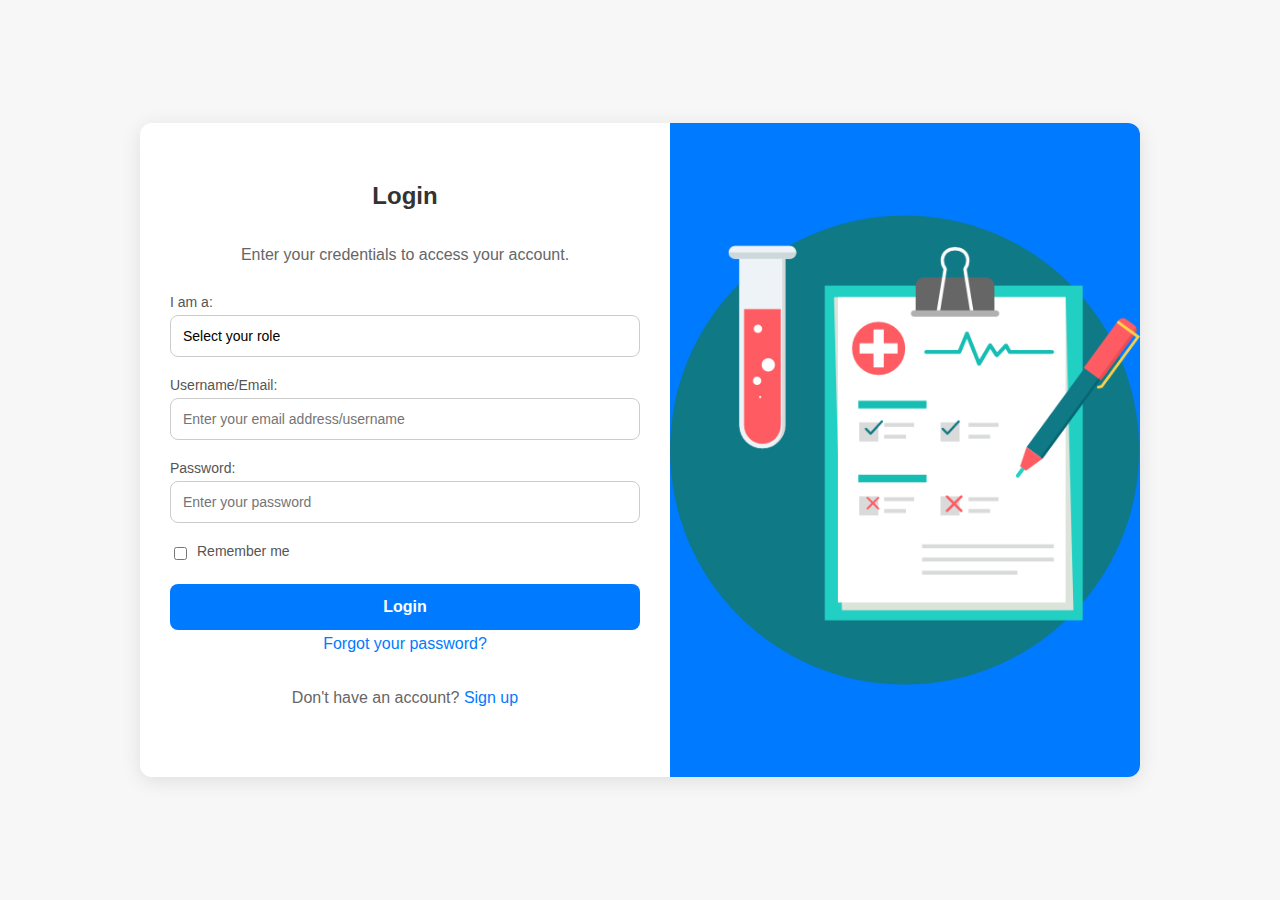
<file: index.html>
<!DOCTYPE html>
<html lang="en">
<head>
    <meta charset="UTF-8">
    <meta name="viewport" content="width=device-width, initial-scale=1.0">
    <title>Login to Em-Tags</title>
    <link href="styles.css" rel="stylesheet">
</head>
<body>
    <div class="login-container">
        <div class="login-form-container">
            <h2>Login</h2>
            <p>Enter your credentials to access your account.</p>
            <form id="login-form">
                <div class="user-input">
                    <label for="usertype">I am a:</label>
                    <select id="usertype" name="usertype" required>
                        <option value="" disabled selected>Select your role</option>
                        <option value="Medical Personal">Medical Personal</option>
                        <option value="Client">Client</option>
                        <option value="Emergency Contact">Emergency Contact</option>
                    </select>
                </div>
                <div id="medical-code" class="hidden">
                    <label for="hospital-code">Hospital Code:</label>
                    <input type="text" id="hospital-code" name="hospital-code">
                </div>
                <label for="username">Username/Email:</label>
                <input type="text" id="username" name="username" placeholder="Enter your email address/username" required>
                
                <label for="password">Password:</label>
                <input type="password" id="password" name="password" placeholder="Enter your password" required>

                <div class="remember-me">
                    <input type="checkbox" id="remember-me" name="remember-me">
                    <label for="remember-me">Remember me</label>
                </div>                
                <input type="submit" value="Login">
            </form>
            <div class="container"> 
                <a href="passforgot.html" class="forgot-password">Forgot your password?</a>
            </div>
            <div class="alternative-login">
                <p>Don't have an account? <a href="signin.html">Sign up</a></p>
            </div>
        </div>
        <div class="image-container">
            <img src="med.png" alt="Login Image">
        </div>
    </div>

    <script>
        function validateHospitalCode(code) {
            return code === "HOSP123";
        }

        function toggleHospitalCodeVisibility() {
            const userType = document.getElementById('usertype').value;
            const hospitalCodeContainer = document.getElementById('medical-code');
            if (userType === 'Medical Personal') {
                hospitalCodeContainer.classList.remove('hidden');
            } else {
                hospitalCodeContainer.classList.add('hidden');
            }
        }

        function handleFormSubmission(e) {
            e.preventDefault();
            const identifier = document.getElementById('username').value;
            const password = document.getElementById('password').value;
            const userType = document.getElementById('usertype').value;
            const hospitalCode = document.getElementById('hospital-code').value;

            // Determine whether the identifier is a username or an email
            const username = localStorage.getItem(identifier) ? identifier : localStorage.getItem(identifier);

            if (!username) {
                alert("Invalid username/email. Please try again.");
                return;
            }

            const userData = JSON.parse(localStorage.getItem(username));

            if (userType === 'Medical Personal' && !validateHospitalCode(hospitalCode)) {
                alert("Invalid hospital code. Please try again.");
                return;
            }

            if (userData.password === password) {
                alert("Login successful!");
                window.location.href = 'dash.html';
            } else {
                alert("Invalid credentials. Please try again.");
            }
        }

        document.getElementById('usertype').addEventListener('change', toggleHospitalCodeVisibility);
        document.getElementById('login-form').addEventListener('submit', handleFormSubmission);
    </script>
</body>
</html>
</file>
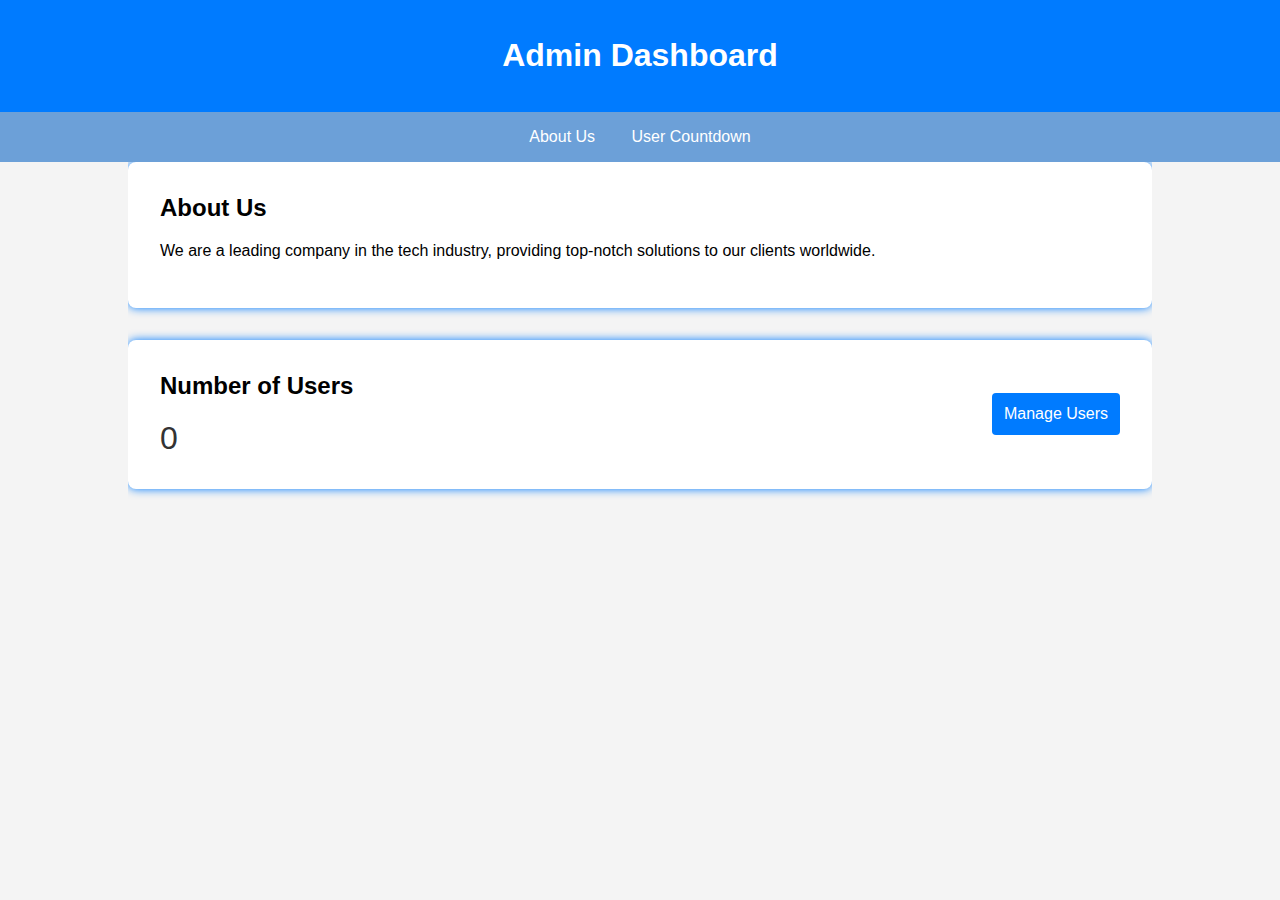
<file: dash.html>
<!DOCTYPE html>
<html lang="en">
<head>
    <meta charset="UTF-8">
    <meta name="viewport" content="width=device-width, initial-scale=1.0">
    <title>Dashboard</title>
    <style>
        body {
            font-family: Arial, sans-serif;
            margin: 0;
            padding: 0;
            background-color: #f4f4f4;
        }
        .container {
            width: 80%;
            margin: auto;
            overflow: hidden;
        }
        header {
            background: #007bff;
            color: #fff;
            padding: 1rem 0;
            text-align: center;
        }
        nav {
            background: #6ca0d8;
            color: #fff;
            padding: 1rem;
            text-align: center;
        }
        nav a {
            color: #fff;
            padding: 0.5rem 1rem;
            text-decoration: none;
        }
        .main-content {
            padding: 2rem;
        }
        .about-section {
            background: #fff;
            border-radius: 8px;
            box-shadow: 0 0 10px #007bff;
            margin-bottom: 2rem;
            padding: 2rem;
        }
        .about-section h2 {
            margin-top: 0;
        }
        .countdown-section {
            background: #fff;
            border-radius: 8px;
            box-shadow: 0 0 10px #007bff;
            margin-bottom: 2rem;
            padding: 2rem;
            display: flex;
            justify-content: space-between;
            align-items: center;
        }
        .countdown-section h2 {
            margin-top: 0;
        }
        .countdown {
            font-size: 2rem;
            color: #333;
        }
        .manage-users-link {
            padding: 0.75rem;
            background: #007bff;
            color: #fff;
            border: none;
            border-radius: 4px;
            text-decoration: none;
            text-align: center;
            display: inline-block;
            transition: background 0.3s ease;
        }
        .manage-users-link:hover {
            background: #0056b3;
        }
    </style>
</head>
<body>
    <header>
        <h1>Admin Dashboard</h1>
    </header>
    <nav>
        <a href="#about">About Us</a>
        <a href="#countdown">User Countdown</a>
    </nav>
    <div class="container">
        <section id="about" class="about-section">
            <h2>About Us</h2>
            <p>We are a leading company in the tech industry, providing top-notch solutions to our clients worldwide.</p>
        </section>
        <section id="countdown" class="countdown-section">
            <div>
                <h2>Number of Users</h2>
                <div class="countdown" id="countdown">0</div>
            </div>
            <a href="manage-users.html" class="manage-users-link">Manage Users</a>
        </section>
    </div>
    <script>
        // Example countdown script
        let userCount = 0;
        const countdownElement = document.getElementById('countdown');

        function updateCountdown() {
            countdownElement.textContent = userCount++;
        }
    </script>
</body>
</html>
</file>
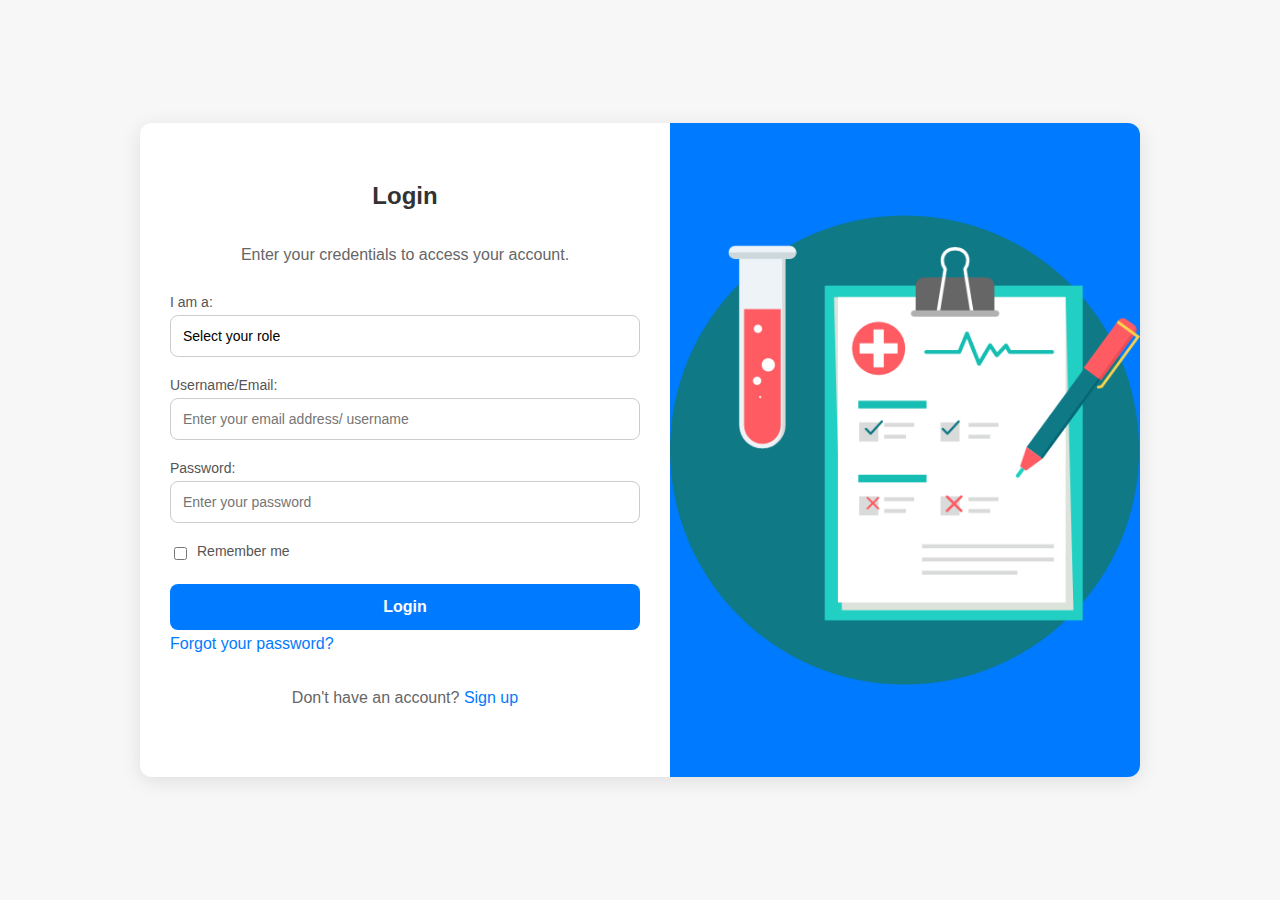
<file: login.html>
<!DOCTYPE html>
<html lang="en">
<head>
    <meta charset="UTF-8">
    <meta name="viewport" content="width=device-width, initial-scale=1.0">
    <title>Login to Em-Tags</title>
    <link href="styles.css" rel="stylesheet">
</head>
<body>
    <div class="login-container">
        <div class="login-form-container">
            <!--<div class="logo">
                <img src="your-logo-path.png" alt="Logo">
            </div>-->
            <h2>Login</h2>
            <p>Enter your credentials to access your account.</p>
            <form id="login-form">
                <div class="user-input">
                    <label for="usertype">I am a:</label>
                    <select id="usertype" name="usertype" required>
                        <option value="" disabled selected>Select your role</option>
                        <option value="Medical Personal">Medical Personal</option>
                        <option value="Client">Client</option>
                        <option value="Emergency Contact">Emergency Contact</option>
                    </select>
                </div>
                <div id="medical-code" class="hidden">
                    <label for="hospital-code">Hospital Code:</label>
                    <input type="text" id="hospital-code" name="hospital-code">
                </div>
                <label for="username">Username/Email:</label>
                <input type="text" id="username" name="username" placeholder="Enter your email address/ username" required>
                
                <label for="password">Password:</label>
                <input type="password" id="password" name="password" placeholder="Enter your password" required>

                <div class="remember-me">
                    <input type="checkbox" id="remember-me" name="remember-me">
                    <label for="remember-me">Remember me</label>
                </div>                
                <input type="submit" value="Login">
            </form>
            <div class = ".container"> 
                <a href="passforgot.html" class="forgot-password">Forgot your password?</a>
            </div>
            <div class="alternative-login">
                <p>Don't have an account? <a href="signin.html">Sign up</a></p>
            </div>
        </div>
        <div class="image-container">
            <img src="med.png" alt="Login Image">
        </div>
    </div>

    <script>
        function validateLogin(username, password) {
            return username === "testuser" && password === "password123";
        }

        function validateHospitalCode(code) {
            return code === "HOSP123";
        }

        function toggleHospitalCodeVisibility() 
        
        {
            const userType = document.getElementById('usertype').value;
            const hospitalCodeContainer = document.getElementById('medical-code');
            if (userType === 'Medical Personal') {
                hospitalCodeContainer.classList.remove('hidden');
            } else {
                hospitalCodeContainer.classList.add('hidden');
            }
        }

        function handleFormSubmission(e) 
        {
            e.preventDefault();
            const username = document.getElementById('username').value;
            const password = document.getElementById('password').value;
            const userType = document.getElementById('usertype').value;
            const hospitalCode = document.getElementById('hospital-code').value;

            if (userType === 'Medical Personal' && !validateHospitalCode(hospitalCode)) {
                alert("Invalid hospital code. Please try again.");
                return;
            }

            if (validateLogin(username, password)) {
                alert("Login successful!");
            } else {
                alert("Invalid credentials. Please try again.");
            }
        }

        document.getElementById('usertype').addEventListener('change', toggleHospitalCodeVisibility);
        document.getElementById('login-form').addEventListener('submit', handleFormSubmission);
    </script>
</body>
</html>
</file>
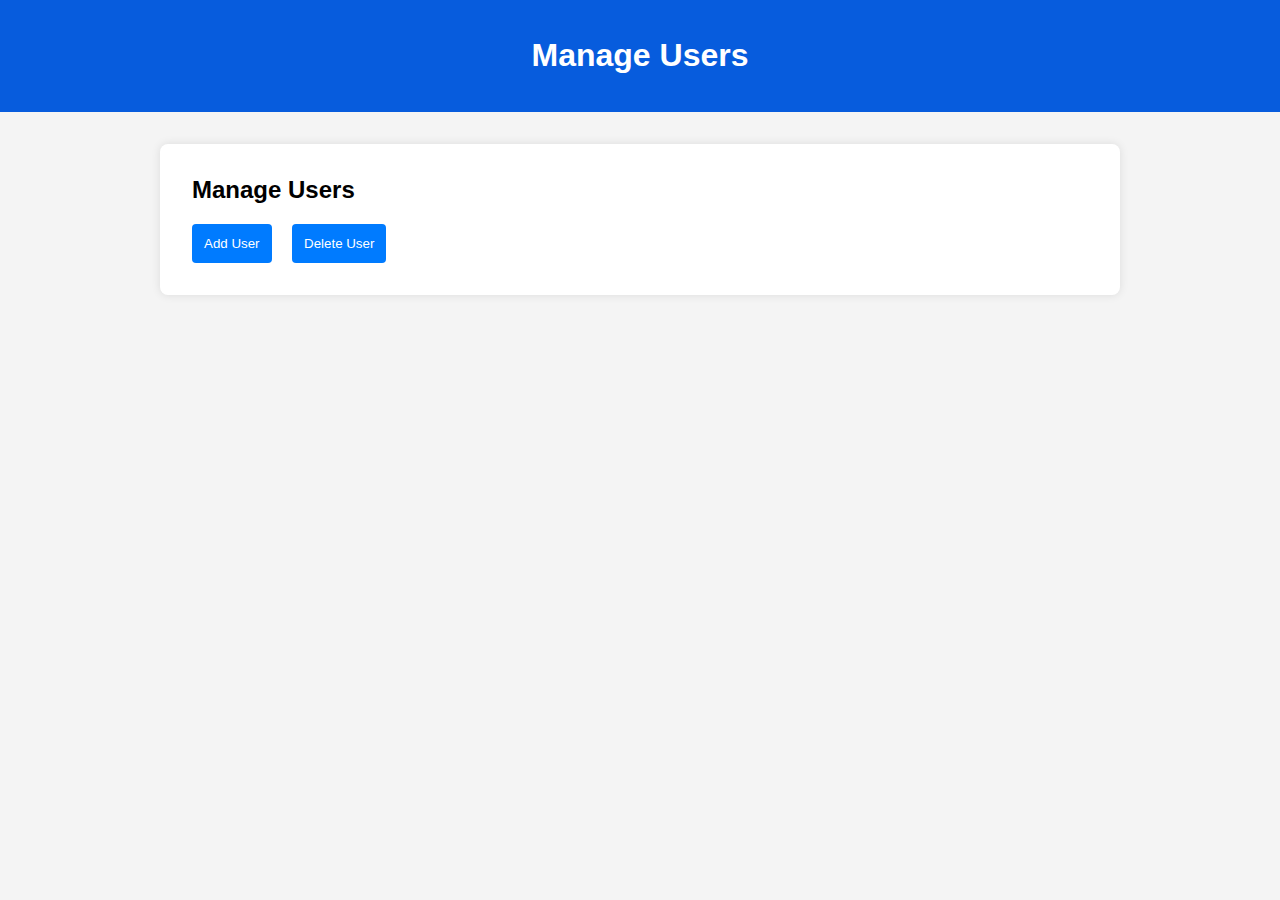
<file: manage-users.html>
<!DOCTYPE html>
<html lang="en">
<head>
    <meta charset="UTF-8">
    <meta name="viewport" content="width=device-width, initial-scale=1.0">
    <title>Manage Users</title>
    <style>
        body {
            font-family: Arial, sans-serif;
            margin: 0;
            padding: 0;
            background-color: #f4f4f4;
        }
        .container {
            width: 80%;
            margin: auto;
            overflow: hidden;
        }
        header {
            background: #075cdd;
            color: #fff;
            padding: 1rem 0;
            text-align: center;
        }
        .main-content {
            padding: 2rem;
        }
        .section {
            background: #fff;
            border-radius: 8px;
            box-shadow: 0 0 10px rgba(0, 0, 0, 0.1);
            margin-bottom: 2rem;
            padding: 2rem;
        }
        .section h2 {
            margin-top: 0;
        }
        .btn {
            padding: 0.75rem;
            background: #007bff;
            color: #fff;
            border: none;
            border-radius: 4px;
            cursor: pointer;
            margin-right: 1rem;
        }
        .btn:hover {
            background: #0056b3;
        }
        .form-group {
            margin-bottom: 1rem;
        }
        .form-group label {
            display: block;
            margin-bottom: 0.5rem;
        }
        .form-group input, .form-group textarea, .form-group select {
            padding: 0.75rem;
            border: 1px solid #ddd;
            border-radius: 4px;
            width: 100%;
        }
        .form-group button {
            padding: 0.75rem;
            background: #3c71e4;
            color: #fff;
            border: none;
            border-radius: 4px;
            cursor: pointer;
        }
        .form-group button:hover {
            background: #555;
        }
        .user-list {
            list-style: none;
            padding: 0;
        }
        .user-list li {
            padding: 0.5rem;
            border-bottom: 1px solid #ddd;
        }
        .user-list li:last-child {
            border-bottom: none;
        }
        .user-list button {
            background: #dc3545;
            color: #fff;
            border: none;
            padding: 0.5rem;
            cursor: pointer;
        }
        .user-list button:hover {
            background: #c82333;
        }
    </style>
</head>
<body>
    <header>
        <h1>Manage Users</h1>
    </header>
    <div class="container">
        <div class="main-content">
            <div class="section">
                <h2>Manage Users</h2>
                <button class="btn" id="addUserBtn">Add User</button>
                <button class="btn" id="deleteUserBtn">Delete User</button>
            </div>

            <!-- Add User Form -->
            <div class="section" id="addUserSection" style="display: none;">
                <h2>Add Patient History</h2>
                <form id="addUserForm">
                    <div class="form-group">
                        <h3>Personal Details</h3>
                        <label for="name">Name</label>
                        <input type="text" id="name" required>
                        <label for="emergencyContact">Emergency Contact</label>
                        <input type="text" id="emergencyContact" required>
                        <label for="age">Age</label>
                        <input type="number" id="age" required>
                        <label for="gender">Gender</label>
                        <select id="gender" required>
                            <option value="">Select Gender</option>
                            <option value="Male">Male</option>
                            <option value="Female">Female</option>
                            <option value="Other">Other</option>
                        </select>
                        <label for="dob">Date of Birth</label>
                        <input type="date" id="dob" required>
                        <label for="bloodGroup">Blood Group</label>
                        <select id="bloodGroup" required>
                            <option value="">Select Blood Group</option>
                            <option value="A+">A+</option>
                            <option value="A-">A-</option>
                            <option value="B+">B+</option>
                            <option value="B-">B-</option>
                            <option value="AB+">AB+</option>
                            <option value="AB-">AB-</option>
                            <option value="O+">O+</option>
                            <option value="O-">O-</option>
                        </select>
                        <label for="insuranceId">Insurance ID</label>
                        <input type="text" id="insuranceId" required>
                        <label for="pcpName">Primary Care Physician Name</label>
                        <input type="text" id="pcpName" required>
                        <label for="pcpNumber">Primary Care Physician Number</label>
                        <input type="text" id="pcpNumber" required>
                        <label for="maritalStatus">Marital Status</label>
                        <select id="maritalStatus" required>
                            <option value="">Select Marital Status</option>
                            <option value="Single">Single</option>
                            <option value="Married">Married</option>
                            <option value="Divorced">Divorced</option>
                            <option value="Widowed">Widowed</option>
                        </select>
                        <label for="medicalProxyNumber">Medical Proxy Number</label>
                        <input type="text" id="medicalProxyNumber" required>
                    </div>
                    <div class="form-group">
                        <h3>Insurance Info (Optional)</h3>
                        <label for="policyName">Name of Policy</label>
                        <input type="text" id="policyName">
                        <label for="employer">Employer</label>
                        <input type="text" id="employer">
                        <label for="employerAddress">Employer Address</label>
                        <input type="text" id="employerAddress">
                        <label for="policyId">Policy ID</label>
                        <input type="text" id="policyId">
                    </div>
                    <div class="form-group">
                        <h3>Medical History (Optional)</h3>
                        <label for="chronicConditions">Chronic Conditions</label>
                        <textarea id="chronicConditions" rows="3"></textarea>
                        <label for="chronicMedications">Chronic Medications</label>
                        <textarea id="chronicMedications" rows="3"></textarea>
                        <label for="surgicalHistory">Surgical History</label>
                        <textarea id="surgicalHistory" rows="3"></textarea>
                        <label for="congenitalDiseaseHistory">Congenital Disease History</label>
                        <textarea id="congenitalDiseaseHistory" rows="3"></textarea>
                        <label for="familyHistory">Family History</label>
                        <textarea id="familyHistory" rows="3"></textarea>
                        <label for="socialHistory">Social History</label>
                        <textarea id="socialHistory" rows="3"></textarea>
                        <label for="vaccineHistory">Vaccine History</label>
                        <textarea id="vaccineHistory" rows="3"></textarea>
                    </div>
                    <div class="form-group">
                        <h3>Allergen Information (Optional)</h3>
                        <label for="foodAllergies">Food Allergies</label>
                        <textarea id="foodAllergies" rows="2"></textarea>
                        <label for="materialAllergies">Material Allergies</label>
                        <textarea id="materialAllergies" rows="2"></textarea>
                        <label for="medicationAllergies">Medication Allergies</label>
                        <textarea id="medicationAllergies" rows="2"></textarea>
                    </div>
                    <div class="form-group">
                        <label for="doctorNote">Note to Doctor (Optional)</label>
                        <textarea id="doctorNote" rows="4"></textarea>
                    </div>
                    <div class="form-group">
                        <button type="submit">Save and Export</button>
                    </div>
                </form>
            </div>

            <!-- Delete User Section -->
            <div class="section" id="deleteUserSection" style="display: none;">
                <h2>Delete User</h2>
                <ul class="user-list" id="userList">
                    <!-- Example User List -->
                    <li>John Doe - ID: 1 <button class="btn">Delete</button></li>
                    <li>Jane Smith - ID: 2 <button class="btn">Delete</button></li>
                </ul>
            </div>
        </div>
    </div>
    <script>
        // Load form data from local storage
        function loadFormData() {
            const formData = JSON.parse(localStorage.getItem('userFormData'));
            if (formData) {
                for (const key in formData) {
                    const element = document.getElementById(key);
                    if (element) {
                        if (element.tagName === 'TEXTAREA') {
                            element.value = formData[key];
                        } else if (element.tagName === 'SELECT') {
                            element.value = formData[key];
                        } else {
                            element.value = formData[key];
                        }
                    }
                }
            }
        }

        // Save form data to local storage
        function saveFormData() {
            const formData = {
                name: document.getElementById('name').value,
                emergencyContact: document.getElementById('emergencyContact').value,
                age: document.getElementById('age').value,
                gender: document.getElementById('gender').value,
                dob: document.getElementById('dob').value,
                bloodGroup: document.getElementById('bloodGroup').value,
                insuranceId: document.getElementById('insuranceId').value,
                pcpName: document.getElementById('pcpName').value,
                pcpNumber: document.getElementById('pcpNumber').value,
                maritalStatus: document.getElementById('maritalStatus').value,
                medicalProxyNumber: document.getElementById('medicalProxyNumber').value,
                policyName: document.getElementById('policyName').value,
                employer: document.getElementById('employer').value,
                employerAddress: document.getElementById('employerAddress').value,
                policyId: document.getElementById('policyId').value,
                chronicConditions: document.getElementById('chronicConditions').value,
                chronicMedications: document.getElementById('chronicMedications').value,
                surgicalHistory: document.getElementById('surgicalHistory').value,
                congenitalDiseaseHistory: document.getElementById('congenitalDiseaseHistory').value,
                familyHistory: document.getElementById('familyHistory').value,
                socialHistory: document.getElementById('socialHistory').value,
                vaccineHistory: document.getElementById('vaccineHistory').value,
                foodAllergies: document.getElementById('foodAllergies').value,
                materialAllergies: document.getElementById('materialAllergies').value,
                medicationAllergies: document.getElementById('medicationAllergies').value,
                doctorNote: document.getElementById('doctorNote').value
            };
            localStorage.setItem('userFormData', JSON.stringify(formData));
        }

        // Event listeners for showing/hiding sections
        document.getElementById('addUserBtn').addEventListener('click', function() {
            document.getElementById('addUserSection').style.display = 'block';
            document.getElementById('deleteUserSection').style.display = 'none';
        });

        document.getElementById('deleteUserBtn').addEventListener('click', function() {
            document.getElementById('addUserSection').style.display = 'none';
            document.getElementById('deleteUserSection').style.display = 'block';
        });

        document.getElementById('addUserForm').addEventListener('submit', function(event) {
    event.preventDefault();
    
    const formData = {
        name: document.getElementById('name').value,
        emergencyContact: document.getElementById('emergencyContact').value,
        // Add other form fields here
    };

    fetch('/add-user', {
        method: 'POST',
        headers: {
            'Content-Type': 'application/json'
        },
        body: JSON.stringify(formData)
    })
    .then(response => {
        if (!response.ok) {
            throw new Error('Network response was not ok');
        }
        return response.text();
    })
    .then(data => alert('Success: ' + data))
    .catch(error => alert('Error: ' + error.message));
});

    </script>
</body>
</html>
</file>
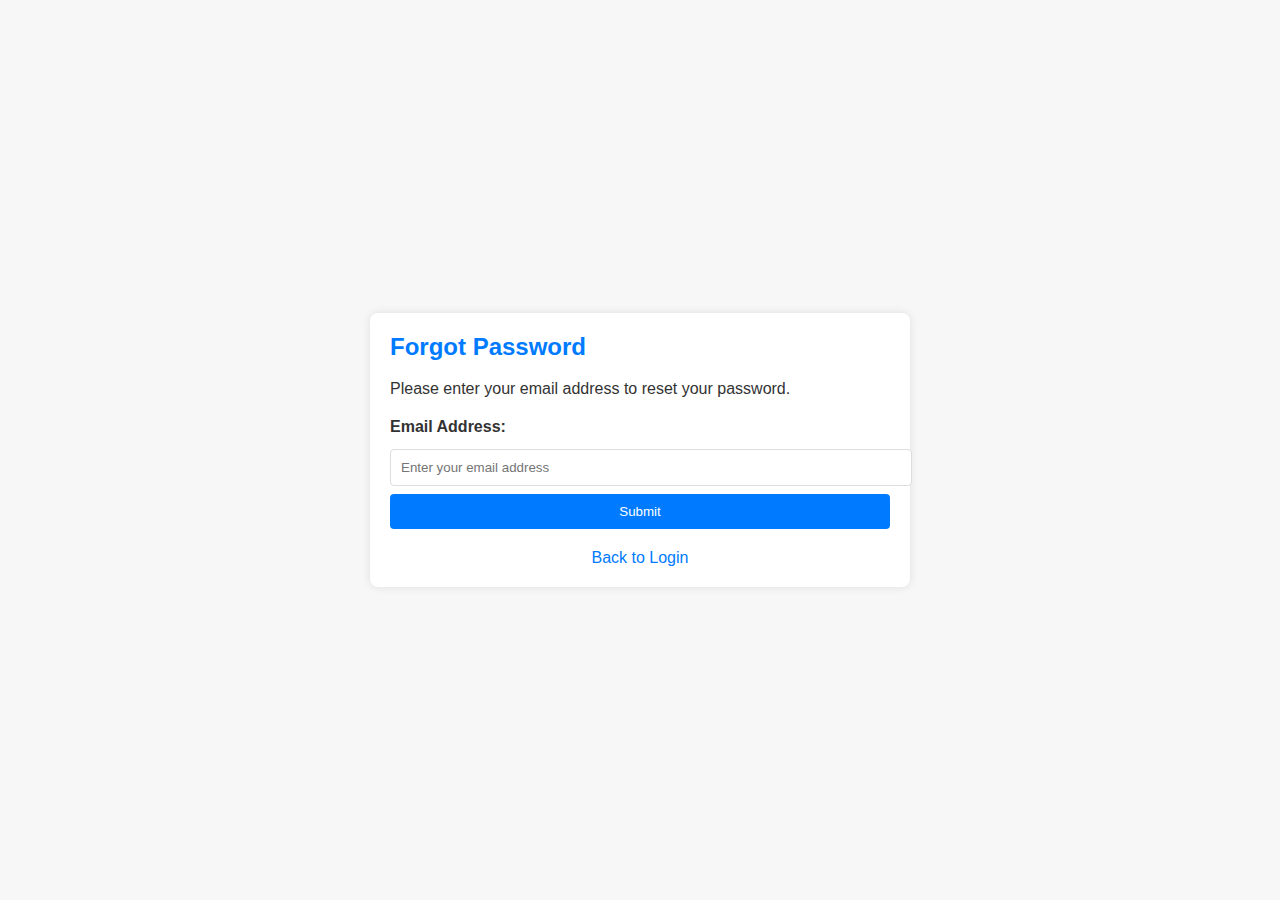
<file: passforgot.html>
<!DOCTYPE html>
<html lang="en">
<head>
    <meta charset="UTF-8">
    <meta name="viewport" content="width=device-width, initial-scale=1.0">
    <title>Forgot Password - Em-Tags</title>
    <link href="forgot.css" rel="stylesheet">
</head>
<body>
    <div class="forgot-password-container">
        <div class="forgot-password-form-container">
            <h2 id = "heading">Forgot Password</h2>
            <p>Please enter your email address to reset your password.</p>
            <form id="forgot-password-form">
                <label for="email">Email Address:</label>
                <input type="email" id="email" name="email" placeholder="Enter your email address" required>

                <input type="submit" value="Submit">
            </form>
            <div class="back-to-login">
                <a href="index.html">Back to Login</a>
            </div>
        </div>
    </div>
</body>
</html>
</file>
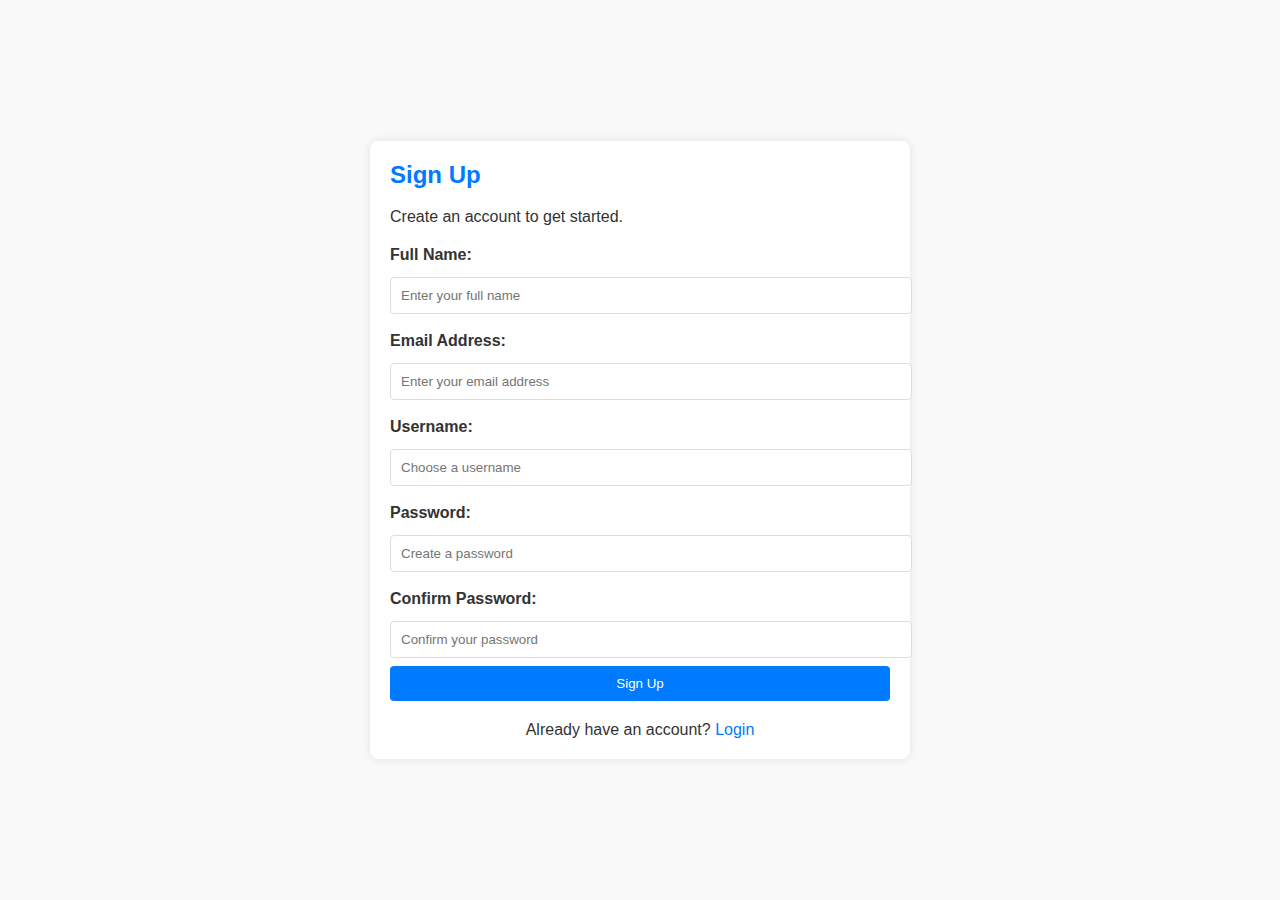
<file: signin.html>
<!DOCTYPE html>
<html lang="en">
<head>
    <meta charset="UTF-8">
    <meta name="viewport" content="width=device-width, initial-scale=1.0">
    <title>Sign Up - Em-Tags</title>
    <link href="signstyle.css" rel="stylesheet">
</head>
<body>
    <div class="sign-up-container">
        <div class="sign-up-form-container">
            <h2>Sign Up</h2>
            <p>Create an account to get started.</p>
            <form id="sign-up-form">
                <label for="full-name">Full Name:</label>
                <input type="text" id="full-name" name="full-name" placeholder="Enter your full name" required>

                <label for="email">Email Address:</label>
                <input type="email" id="email" name="email" placeholder="Enter your email address" required>

                <label for="username">Username:</label>
                <input type="text" id="username" name="username" placeholder="Choose a username" required>

                <label for="password">Password:</label>
                <input type="password" id="password" name="password" placeholder="Create a password" required>

                <label for="confirm-password">Confirm Password:</label>
                <input type="password" id="confirm-password" name="confirm-password" placeholder="Confirm your password" required>

                <input type="submit" value="Sign Up">
            </form>
            <div class="back-to-login">
                Already have an account? <a href="index.html">Login</a>
            </div>
        </div>
    </div>

    <script>
        document.getElementById('sign-up-form').addEventListener('submit', function(event) {
            event.preventDefault(); // Prevent the form from submitting the traditional way

            // Get input values
            const fullName = document.getElementById('full-name').value;
            const email = document.getElementById('email').value;
            const username = document.getElementById('username').value;
            const password = document.getElementById('password').value;
            const confirmPassword = document.getElementById('confirm-password').value;

            // Simple password confirmation check
            if (password !== confirmPassword) {
                alert("Passwords do not match.");
                return;
            }

            // Check if the username or email already exists
            if (localStorage.getItem(username) || localStorage.getItem(email)) {
                alert("Username or email already exists. Please choose another.");
                return;
            }

            // Store user data in localStorage
            const userData = { fullName, email, username, password };
            localStorage.setItem(username, JSON.stringify(userData));
            localStorage.setItem(email, username); // Store email-to-username mapping

            // Redirect to login page after successful sign-up
            alert("Sign up successful! You can now log in.");
            window.location.href = "index.html";
        });
    </script>
</body>
</html>
</file>
<file: styles.css>
/* General body styling */
body {
    font-family: 'Calibri', sans-serif;
    background-color: #f4f4f4c5;
    display: flex;
    justify-content: center;
    align-items: center;
    height: 100vh;
    margin: 0;
}

/* Login container to hold both the image and the form */
.login-container {
    display: flex;
    background-color: #fff;
    border-radius: 12px;
    box-shadow: 0 4px 20px rgba(0, 0, 0, 0.1);
    overflow: hidden;
    max-width: 1000px;
    width: 100%;
}

/* Image container styling */
.image-container {
    flex: 1;
    background-color: #007bff;
    display: flex;
    justify-content: center;
    align-items: center;
}

.image-container img {
    max-width: 100%;
    height: auto;
    object-fit: cover;
}

/* Login form container styling */
.login-form-container {
    flex: 1;
    padding: 40px 30px;
    display: flex;
    flex-direction: column;
    justify-content: center;
}

h2 {
    margin-bottom: 20px;
    color: #333;
    font-size: 24px;
    font-weight: 600;
    text-align: center;
}

/* Paragraph styling */
p {
    text-align: center;
    color: #666;
    margin-bottom: 30px;
}

/* Label styling */
label {
    display: block;
    margin-bottom: 5px;
    color: #555;
    font-size: 14px;
}

/* Input field styling */
input[type="text"],
input[type="password"],
select {
    width: 100%;
    padding: 12px;
    margin-bottom: 20px;
    border: 1px solid #ccc;
    border-radius: 8px;
    box-sizing: border-box;
    font-size: 14px;
}

/* Remember me checkbox */
.remember-me {
    display: flex;
    align-items: center;
    margin-bottom: 20px;
    font-size: 14px;
}

.remember-me input[type="checkbox"] {
    margin-right: 10px;
}

.forgot-password {
    display: block;
    margin-top: 5px;
    color: #007BFF;
    text-decoration: none;
}

.forgot-password:hover {
    text-decoration: underline;
}

/* Submit button styling */
input[type="submit"] {
    width: 100%;
    padding: 14px;
    background-color: #007bff;
    border: none;
    border-radius: 8px;
    color: white;
    font-weight: 600;
    cursor: pointer;
    font-size: 16px;
}

input[type="submit"]:hover {
    background-color: #0056b3;
}

/* Styling for the user input select dropdown */
select {
    appearance: none;
    background-color: #fff;
    cursor: pointer;
    border-radius: 8px;
    font-size: 14px;
}

select:focus {
    border-color: #007bff;
    outline: none;
}

/* Alternative login link styling */
.alternative-login {
    text-align: center;
    margin-top: 20px;
}

.alternative-login a {
    color: #007bff;
    text-decoration: none;
}

.alternative-login a:hover {
    text-decoration: underline;
}
.hidden {
    display: none;
}
.container{
    text-align: center;
}
</file>
<file: forgot.css>
body 
{
    font-family: Arial, sans-serif;
    background-color: #f4f4f4c5;
    color: #333;
    margin: 0;
    padding: 0;
}

#heading
{
    text-align: "center";
}
.forgot-password-container 
{
    display: flex;
    justify-content: center;
    align-items: center;
    min-height: 100vh;
}

.forgot-password-form-container 
{
    background: #fff;
    padding: 20px;
    border-radius: 8px;
    box-shadow: 0 0 10px rgba(0, 0, 0, 0.1);
    max-width: 500px;
    width: 100%;
}

h2 {
    margin-top: 0;
    font-size: 24px;
    color: #007bff;
}

p 
{
    margin-bottom: 20px;
}

label 
{
    display: block;
    margin: 10px 0 5px;
    font-weight: bold;
}

input[type="email"] 
{
    width: 100%;
    padding: 10px;
    margin: 8px 0;
    border: 1px solid #ddd;
    border-radius: 4px;
}

input[type="submit"] 
{
    background-color: #007bff;
    color: #fff;
    border: none;
    padding: 10px;
    border-radius: 4px;
    cursor: pointer;
    width: 100%;
}

input[type="submit"]:hover 
{
    background-color: #0056b3;
}

.back-to-login 
{
    margin-top: 20px;
    text-align: center;
}

.back-to-login a 
{
    color: #007bff;
    text-decoration: none;
}

.back-to-login a:hover 
{
    text-decoration: underline;
}
</file>
<file: signstyle.css>
/* Common styles for all pages */
body 
{
    font-family: Arial, sans-serif;
    background-color: #f4f4f491;
    color: #333;
    margin: 0;
    padding: 0;
}

.sign-up-container 
{
    display: flex;
    justify-content: center;
    align-items: center;
    min-height: 100vh;
}

.sign-up-form-container 
{
    background: #fff;
    padding: 20px;
    border-radius: 8px;
    box-shadow: 0 0 10px rgba(0, 0, 0, 0.1);
    max-width: 500px;
    width: 100%;
}

h2 
{
    margin-top: 0;
    font-size: 24px;
    color: #007bff;
}

p 
{
    margin-bottom: 20px;
}

label 
{
    display: block;
    margin: 10px 0 5px;
    font-weight: bold;
}

input[type="text"], input[type="email"], input[type="password"] 
{
    width: 100%;
    padding: 10px;
    margin: 8px 0;
    border: 1px solid #ddd;
    border-radius: 4px;
}

input[type="submit"] 
{
    background-color: #007bff;
    color: #fff;
    border: none;
    padding: 10px;
    border-radius: 4px;
    cursor: pointer;
    width: 100%;
}

input[type="submit"]:hover 
{
    background-color: #0056b3;
}

.back-to-login 
{
    margin-top: 20px;
    text-align: center;
}

.back-to-login a 
{
    color: #007bff;
    text-decoration: none;
}

.back-to-login a:hover 
{
    text-decoration: underline;
}
</file>
